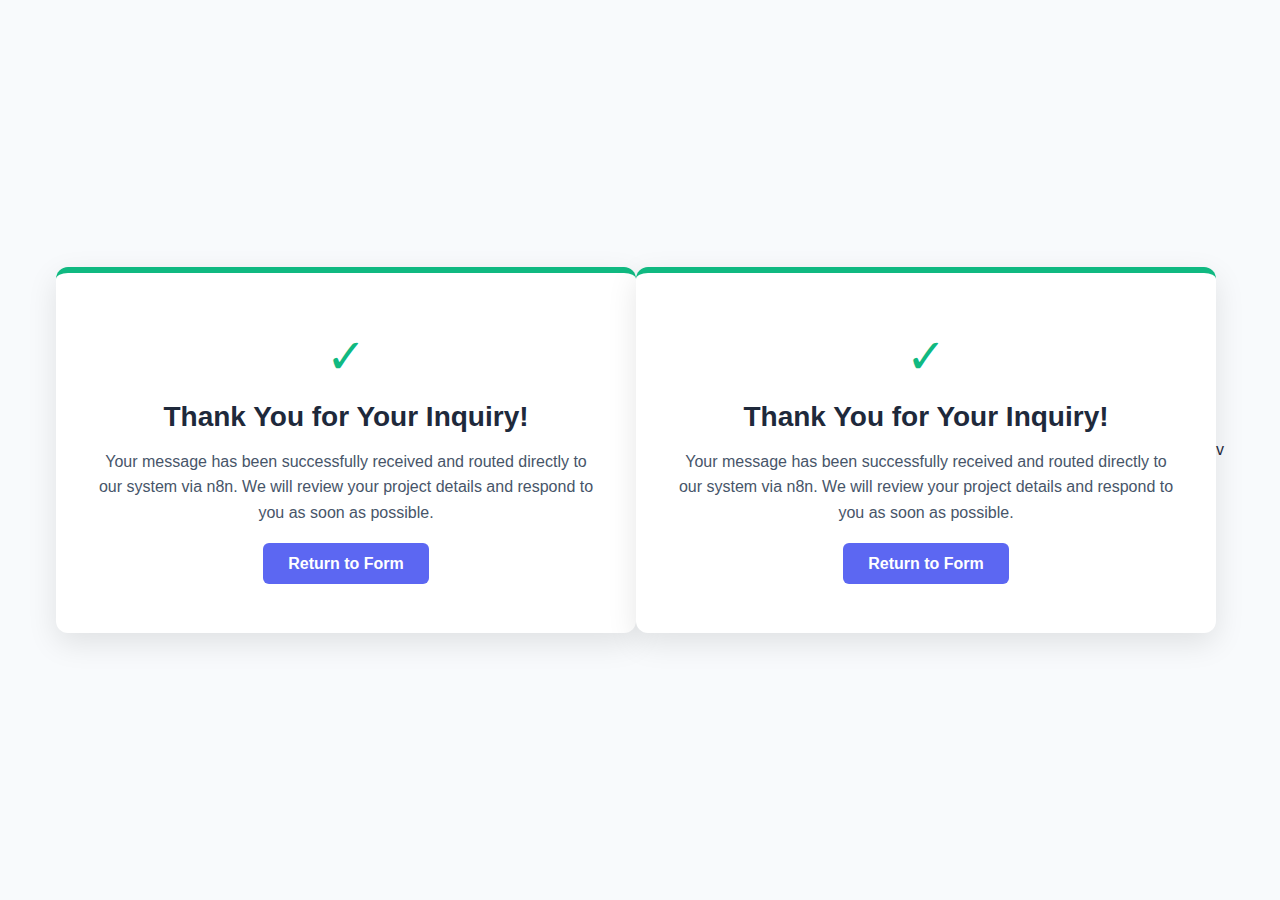
<file: thanks.html>
<!DOCTYPE html>
<html lang="en">
<head>
    <meta charset="UTF-8">
    <meta name="viewport" content="width=device-width, initial-scale=1.0">
    <title>Thank You! - Inquiry Received</title>
    <style>
        /* Modern, minimal styling for success page */
        body {
            font-family: 'Inter', sans-serif;
            background-color: #f8fafc;
            display: flex;
            justify-content: center;
            align-items: center;
            min-height: 100vh;
            margin: 0;
            color: #1e293b;
        }
        .success-box {
            background-color: white;
            padding: 60px 40px;
            border-radius: 12px;
            box-shadow: 0 10px 30px rgba(0, 0, 0, 0.1);
            max-width: 500px;
            width: 90%;
            text-align: center;
            border-top: 6px solid #10b981; /* Success color */
        }
        .icon-check {
            font-size: 48px;
            color: #10b981;
            margin-bottom: 20px;
            line-height: 1;
            /* Using a common checkmark symbol */
            content: '✓'; 
        }
        h1 {
            color: #1e293b;
            font-size: 28px;
            margin-bottom: 15px;
        }
        p {
            color: #475569;
            font-size: 16px;
            line-height: 1.6;
            margin-bottom: 30px;
        }
        .back-link {
            text-decoration: none;
            color: white;
            background-color: #5c67f2;
            padding: 12px 25px;
            border-radius: 6px;
            font-weight: 600;
            transition: background-color 0.3s;
        }
        .back-link:hover {
            background-color: #4a54e1;
        }

        /* Fallback for icon if symbol doesn't render well */
        .icon-fallback::after {
            content: '✓';
        }
    </style>
</head>
<body>
    <div class="success-box">
        <div class="icon-check icon-fallback"></div> 
        
        <h1>Thank You for Your Inquiry!</h1>
        
        <p>Your message has been successfully received and routed directly to our system via n8n. We will review your project details and respond to you as soon as possible.</p>
        
        <a href="index.html" class="back-link">Return to Form</a>
    </div>
</body>
</html><!DOCTYPE html>
<html lang="en">
<head>
    <meta charset="UTF-8">
    <meta name="viewport" content="width=device-width, initial-scale=1.0">
    <title>Thank You! - Inquiry Received</title>
    <style>
        /* Modern, minimal styling for success page */
        body {
            font-family: 'Inter', sans-serif;
            background-color: #f8fafc;
            display: flex;
            justify-content: center;
            align-items: center;
            min-height: 100vh;
            margin: 0;
            color: #1e293b;
        }
        .success-box {
            background-color: white;
            padding: 60px 40px;
            border-radius: 12px;
            box-shadow: 0 10px 30px rgba(0, 0, 0, 0.1);
            max-width: 500px;
            width: 90%;
            text-align: center;
            border-top: 6px solid #10b981; /* Success color */
        }
        .icon-check {
            font-size: 48px;
            color: #10b981;
            margin-bottom: 20px;
            line-height: 1;
            /* Using a common checkmark symbol */
            content: '✓'; 
        }
        h1 {
            color: #1e293b;
            font-size: 28px;
            margin-bottom: 15px;
        }
        p {
            color: #475569;
            font-size: 16px;
            line-height: 1.6;
            margin-bottom: 30px;
        }
        .back-link {
            text-decoration: none;
            color: white;
            background-color: #5c67f2;
            padding: 12px 25px;
            border-radius: 6px;
            font-weight: 600;
            transition: background-color 0.3s;
        }
        .back-link:hover {
            background-color: #4a54e1;
        }

        /* Fallback for icon if symbol doesn't render well */
        .icon-fallback::after {
            content: '✓';
        }
    </style>
</head>
<body>
    <div class="success-box">
        <div class="icon-check icon-fallback"></div> 
        
        <h1>Thank You for Your Inquiry!</h1>
        
        <p>Your message has been successfully received and routed directly to our system via n8n. We will review your project details and respond to you as soon as possible.</p>
        
        <a href="index.html" class="back-link">Return to Form</a>
    </div>
</body>
</html>v
</file>
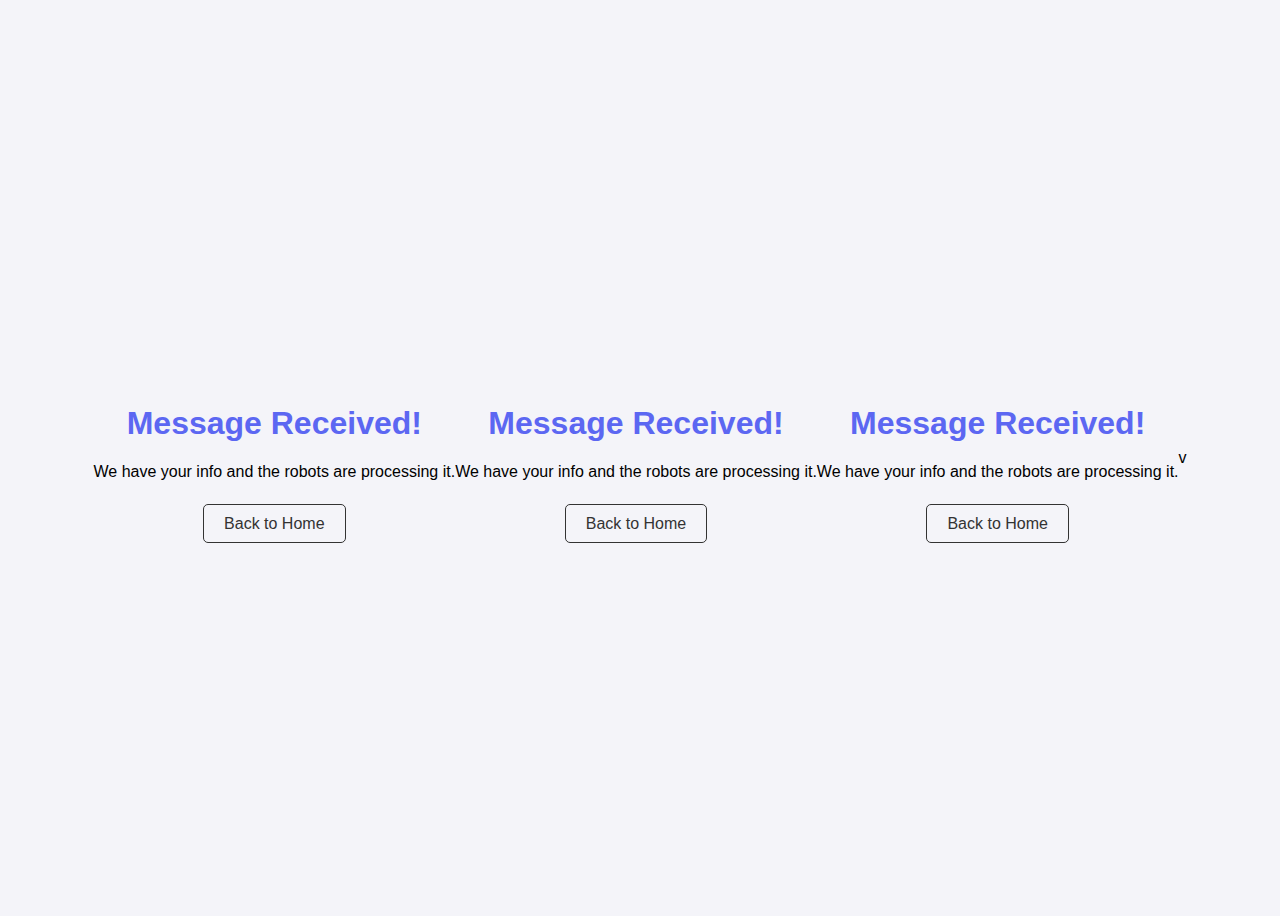
<file: thanks.htmlthanks.html>
<!DOCTYPE html>
<html lang="en">
<head>
    <meta charset="UTF-8">
    <meta name="viewport" content="width=device-width, initial-scale=1.0">
    <title>Thank You</title>
    <style>
        body { font-family: sans-serif; display: flex; justify-content: center; align-items: center; height: 100vh; background-color: #f4f4f9; text-align: center; }
        h1 { color: #5c67f2; }
        a { text-decoration: none; color: #333; border: 1px solid #333; padding: 10px 20px; border-radius: 5px; }
        a:hover { background-color: #333; color: white; }
    </style>
</head>
<body>
    <div>
        <h1>Message Received!</h1>
        <p>We have your info and the robots are processing it.</p>
        <br>
        <a href="index.html">Back to Home</a>
    </div>
</body>
</html><!DOCTYPE html>
<html lang="en">
<head>
    <meta charset="UTF-8">
    <meta name="viewport" content="width=device-width, initial-scale=1.0">
    <title>Thank You</title>
    <style>
        body { font-family: sans-serif; display: flex; justify-content: center; align-items: center; height: 100vh; background-color: #f4f4f9; text-align: center; }
        h1 { color: #5c67f2; }
        a { text-decoration: none; color: #333; border: 1px solid #333; padding: 10px 20px; border-radius: 5px; }
        a:hover { background-color: #333; color: white; }
    </style>
</head>
<body>
    <div>
        <h1>Message Received!</h1>
        <p>We have your info and the robots are processing it.</p>
        <br>
        <a href="index.html">Back to Home</a>
    </div>
</body>
</html><!DOCTYPE html>
<html lang="en">
<head>
    <meta charset="UTF-8">
    <meta name="viewport" content="width=device-width, initial-scale=1.0">
    <title>Thank You</title>
    <style>
        body { font-family: sans-serif; display: flex; justify-content: center; align-items: center; height: 100vh; background-color: #f4f4f9; text-align: center; }
        h1 { color: #5c67f2; }
        a { text-decoration: none; color: #333; border: 1px solid #333; padding: 10px 20px; border-radius: 5px; }
        a:hover { background-color: #333; color: white; }
    </style>
</head>
<body>
    <div>
        <h1>Message Received!</h1>
        <p>We have your info and the robots are processing it.</p>
        <br>
        <a href="index.html">Back to Home</a>
    </div>
</body>
</html>v
</file>
